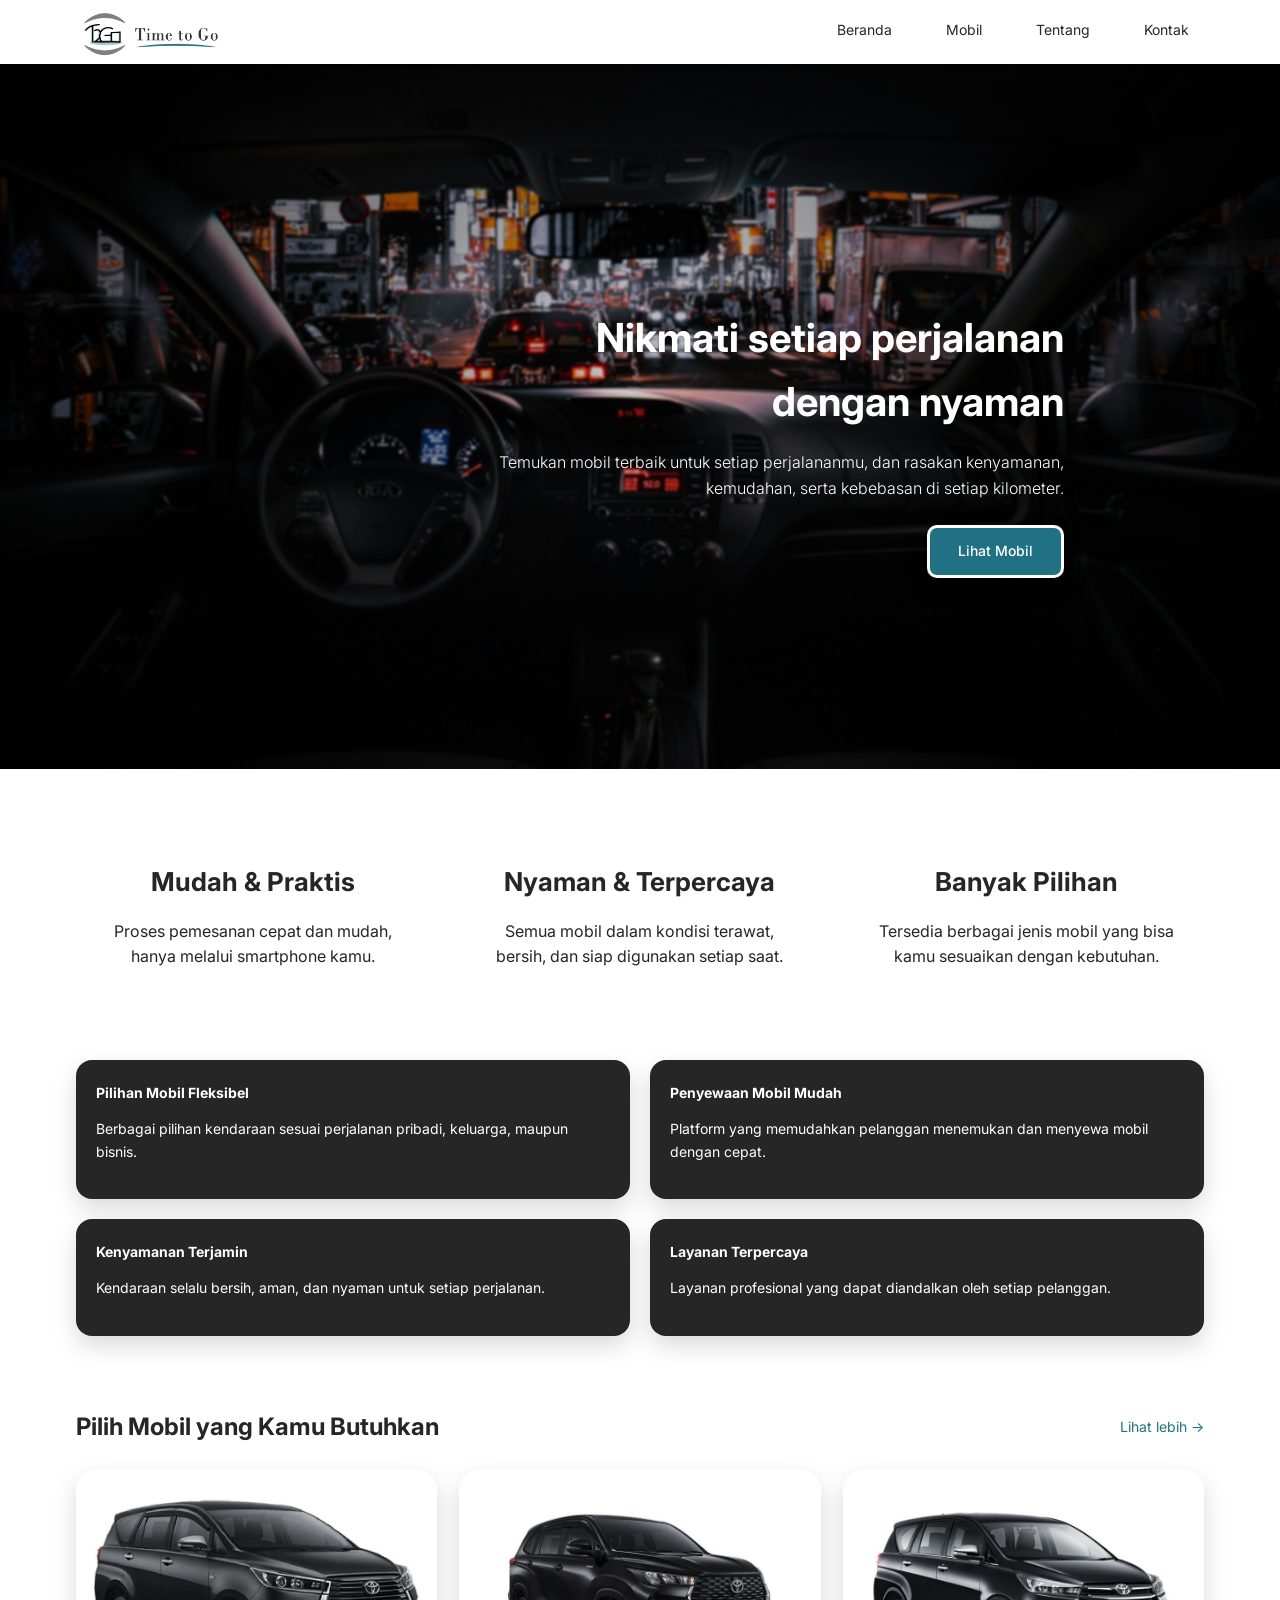
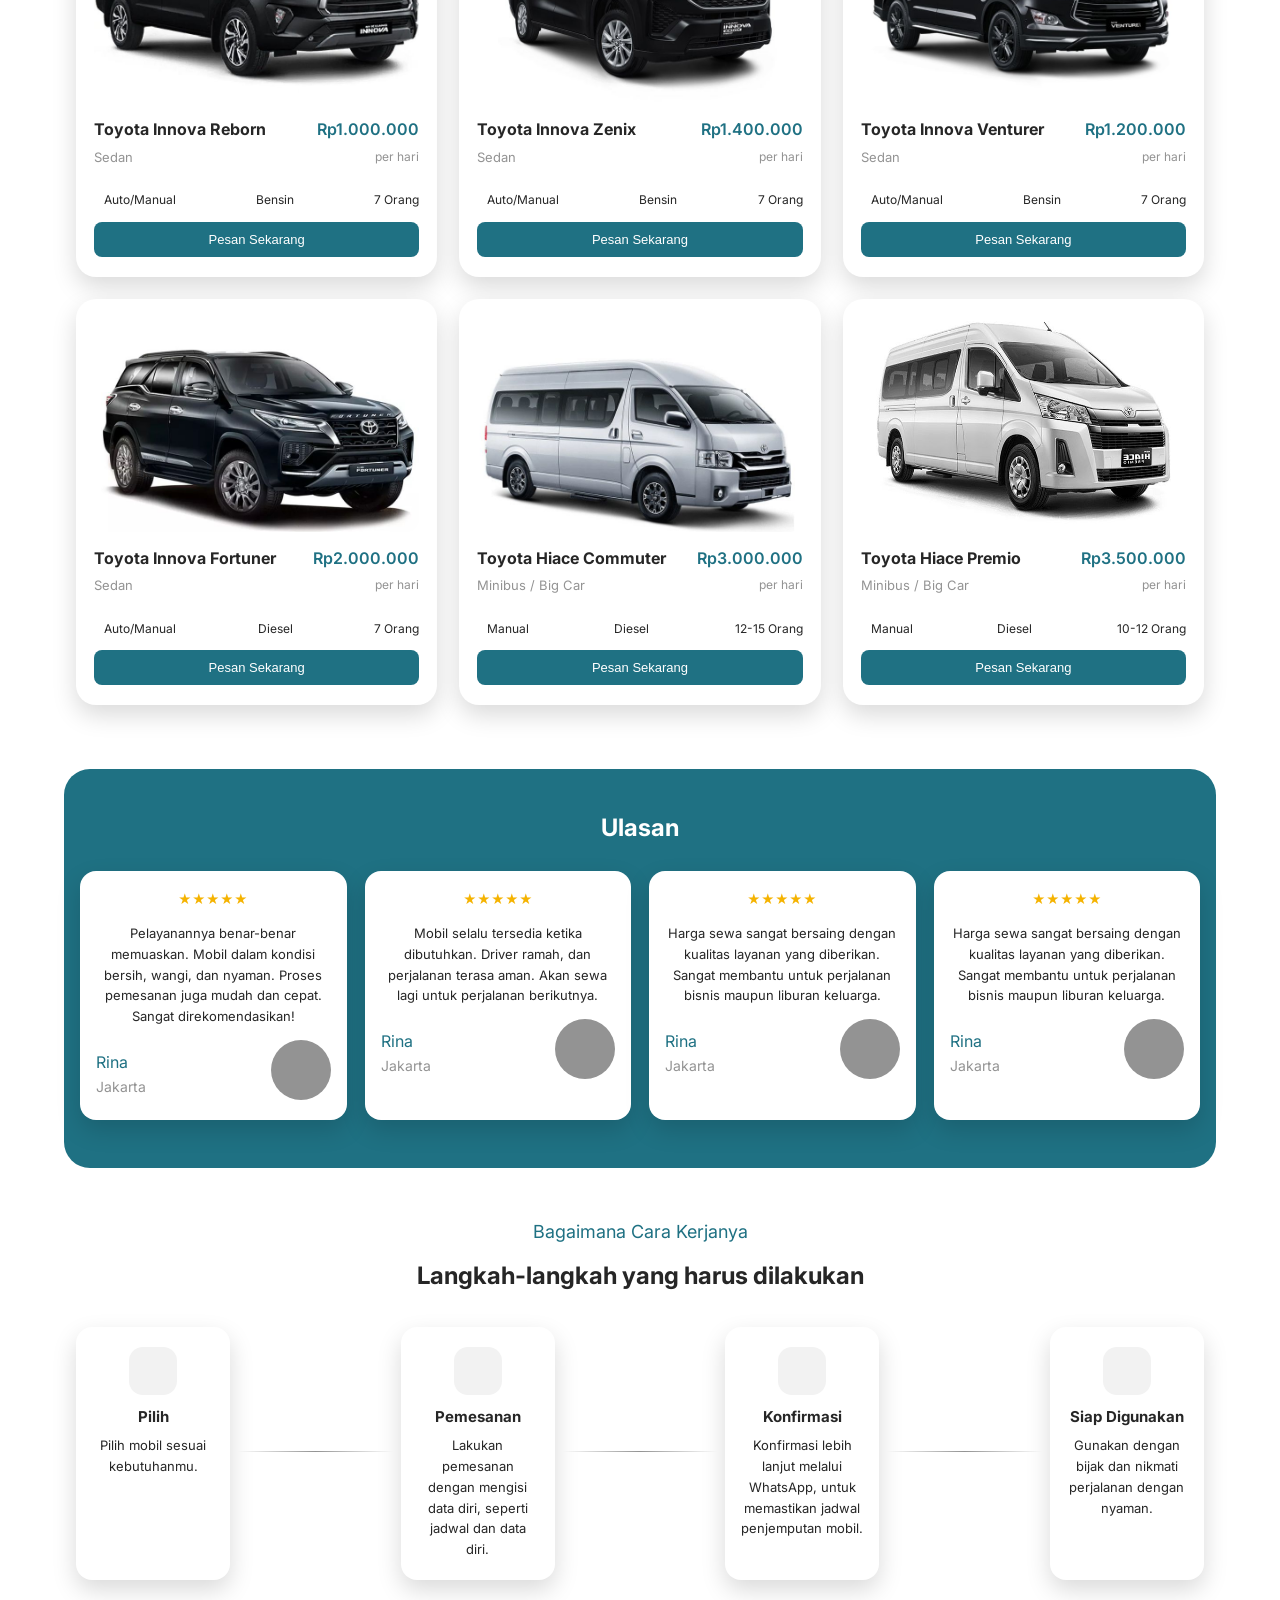
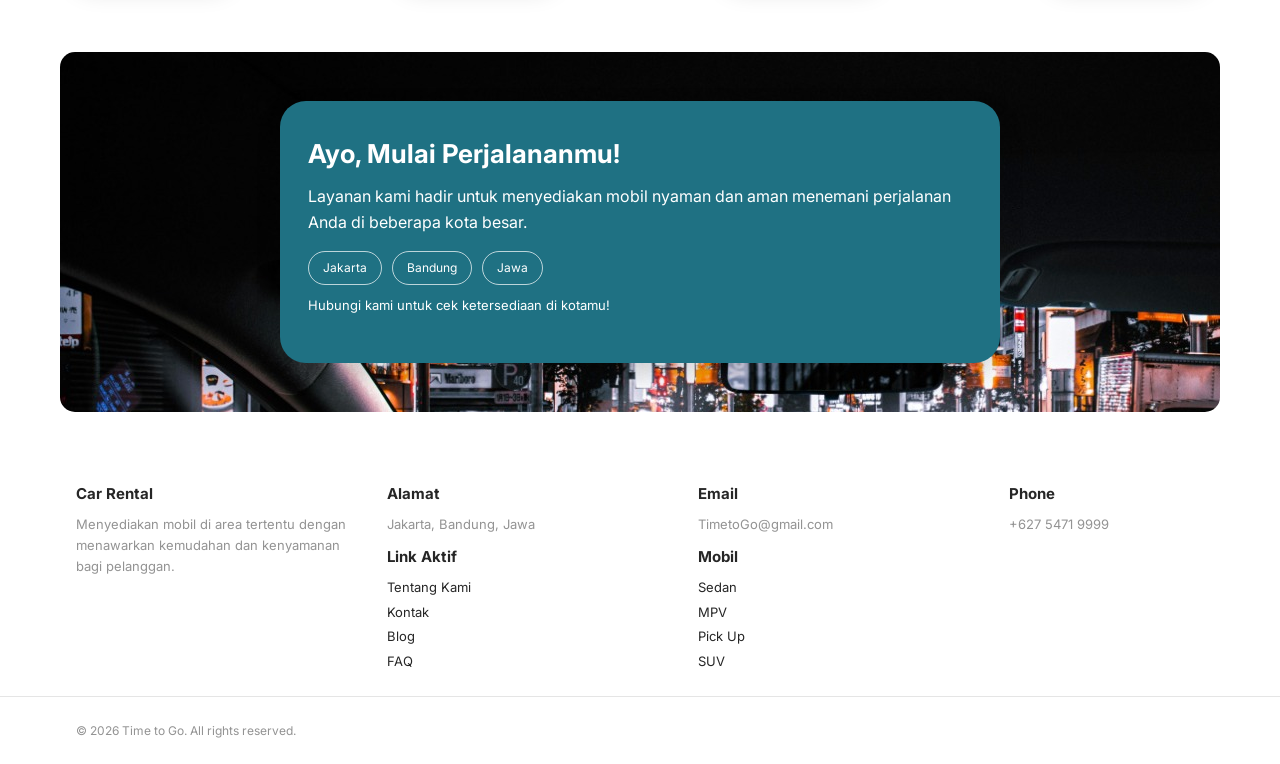
<file: index.html>
<!DOCTYPE html>
<html lang="id">
<head>
  <meta charset="UTF-8" />
  <meta name="viewport" content="width=device-width, initial-scale=1" />
  <title>Time to Go </title>

  <!-- untuk google font -->
  <link rel="preconnect" href="https://fonts.googleapis.com">
  <link rel="preconnect" href="https://fonts.gstatic.com" crossorigin>
  <link href="https://fonts.googleapis.com/css2?family=Inter:ital,opsz,wght@0,14..32,100..900;1,14..32,100..900&display=swap" rel="stylesheet">
 
  <!-- untuk icon -->
  <link rel='stylesheet' href='https://cdn-uicons.flaticon.com/3.0.0/uicons-regular-rounded/css/uicons-regular-rounded.css'>
  <link rel='stylesheet' href='https://cdn-uicons.flaticon.com/uicons-brands/css/uicons-brands.css'>

  <link rel="stylesheet" href="style/style.css" />
</head>

<body>
  <header class="site-header">
    <div class="container header-inner">
      <div class="logo">
        <img class="logo-text" src="assets/logo.png" alt="logo">
      </div>
      <nav class="main-nav">
        <a href="#">Beranda</a>
        <a href="#mobil">Mobil</a>
        <a href="/about-us.html">Tentang</a>
        <a href="/contact-us.html">Kontak</a>
      </nav>
      <button class="nav-toggle" aria-label="Menu">
        <span></span><span></span><span></span>
      </button>
    </div>
  </header>

  <section class="homee">s
    <div class="homee-bg"></div>
    <div class="homee-overlay"></div>
    <div class="container homee-content">
      <h1>Nikmati setiap perjalanan dengan nyaman</h1>
      <p>
        Temukan mobil terbaik untuk setiap perjalananmu, dan rasakan kenyamanan,
        kemudahan, serta kebebasan di setiap kilometer.
      </p>
      <a href="#mobil" class="btn-primary">Lihat Mobil</a>
    </div>
  </section>

  <section class="features container">
    <article class="feature-item">
      <div class="feature-icon">
        <i class="fi fi-rr-check-circle"></i>
      </div>
      <h3>Mudah &amp; Praktis</h3>
      <p>Proses pemesanan cepat dan mudah, hanya melalui smartphone kamu.</p>
    </article>
    <article class="feature-item">
      <div class="feature-icon">
        <i class="fi fi-rr-person-seat-reclined"></i>
      </div>
      <h3>Nyaman &amp; Terpercaya</h3>
      <p>Semua mobil dalam kondisi terawat, bersih, dan siap digunakan setiap saat.</p>
    </article>
    <article class="feature-item">
      <div class="feature-icon">
        <i class="fi fi-rr-car-alt"></i>
      </div>
      <h3>Banyak Pilihan</h3>
      <p>Tersedia berbagai jenis mobil yang bisa kamu sesuaikan dengan kebutuhan.</p>
    </article>
  </section>

  <section class="feature-cards container">
    <div class="feature-card">
      <h4>Pilihan Mobil Fleksibel</h4>
      <p>Berbagai pilihan kendaraan sesuai perjalanan pribadi, keluarga, maupun bisnis.</p>
    </div>
    <div class="feature-card">
      <h4>Penyewaan Mobil Mudah</h4>
      <p>Platform yang memudahkan pelanggan menemukan dan menyewa mobil dengan cepat.</p>
    </div>
    <div class="feature-card">
      <h4>Kenyamanan Terjamin</h4>
      <p>Kendaraan selalu bersih, aman, dan nyaman untuk setiap perjalanan.</p>
    </div>
    <div class="feature-card">
      <h4>Layanan Terpercaya</h4>
      <p>Layanan profesional yang dapat diandalkan oleh setiap pelanggan.</p>
    </div>
  </section>

  <section class="car-section container" id="mobil">
    <div class="section-header">
      <h2>Pilih Mobil yang Kamu Butuhkan</h2>
      <a href="/car-list.html" class="link-more">Lihat lebih &rarr;</a>
    </div>

    <div class="car-grid">
      <article class="car-card">
        <div class="car-image placeholder">
          <img src="assets/reborn.jpg" alt="">
        </div>
        <div class="type-price">
          <div class="type">
            <h3>Toyota Innova Reborn</h3>
            <p class="car-type">Sedan</p>
          </div>
          <div class="price">
            <p class="car-price">Rp1.000.000 <span><br>per hari</span></p>
          </div>
        </div>

        <div class="car-specs">
          <div class="car-details-spec">
            <i class="fi-rr-sliders-h-square"></i>
            <p>Auto/Manual</p>
          </div>
          <div class="car-details-spec">
            <i class="fi fi-rr-gas-pump"></i>
            <p>Bensin</p>
          </div>
          <div class="car-details-spec">
            <i class="fi fi-rr-seat-airline"></i>
            <p>7 Orang</p>
          </div>
        </div>
        <button class="btn-secondary">
          <a href="/booking-page.html">Pesan Sekarang</a>
        </button>
      </article>

      <article class="car-card">
        <div class="car-image placeholder">
          <img src="assets/zenix.jpg" alt="" style="height: 270px;width: 350px;">
        </div>
        <div class="type-price">
          <div class="type">
            <h3>Toyota Innova Zenix</h3>
            <p class="car-type">Sedan</p>
          </div>
          <div class="price">
            <p class="car-price">Rp1.400.000  <span><br>per hari</span></p>
          </div>
        </div>

        <div class="car-specs">
          <div class="car-details-spec">
            <i class="fi-rr-sliders-h-square"></i>
            <p>Auto/Manual</p>
          </div>
          <div class="car-details-spec">
            <i class="fi fi-rr-gas-pump"></i>
            <p>Bensin</p>
          </div>
          <div class="car-details-spec">
            <i class="fi fi-rr-seat-airline"></i>
            <p>7 Orang</p>
          </div>
        </div>
        <button class="btn-secondary">
          <a href="/booking-page.html">Pesan Sekarang</a>
        </button>
      </article>


      <article class="car-card">
        <div class="car-image placeholder">
          <img src="assets/venture.jpg" alt="">
        </div>
        <div class="type-price">
          <div class="type">
            <h3>Toyota Innova Venturer</h3>
            <p class="car-type">Sedan</p>
          </div>
          <div class="price">
            <p class="car-price">Rp1.200.000  <span><br>per hari</span></p>
          </div>
        </div>
        
        <div class="car-specs">
          <div class="car-details-spec">
            <i class="fi-rr-sliders-h-square"></i>
            <p>Auto/Manual</p>
          </div>
          <div class="car-details-spec">
            <i class="fi fi-rr-gas-pump"></i>
            <p>Bensin</p>
          </div>
          <div class="car-details-spec">
            <i class="fi fi-rr-seat-airline"></i>
            <p>7 Orang</p>
          </div>
        </div>
        <button class="btn-secondary">
          <a href="/booking-page.html">Pesan Sekarang</a>
        </button>
      </article>


      <article class="car-card">
        <div class="car-image placeholder">
          <img src="./assets/car-fortuner.jpeg" alt="">
        </div>
          <div class="type-price">
          <div class="type">
            <h3>Toyota Innova Fortuner</h3>
            <p class="car-type">Sedan</p>
          </div>
          <div class="price">
            <p class="car-price">Rp2.000.000  <span><br>per hari</span></p>
          </div>
        </div>
      
      <div class="car-specs">
          <div class="car-details-spec">
            <i class="fi-rr-sliders-h-square"></i>
            <p>Auto/Manual</p>
          </div>
          <div class="car-details-spec">
            <i class="fi fi-rr-gas-pump"></i>
            <p>Diesel</p>
          </div>
          <div class="car-details-spec">
            <i class="fi fi-rr-seat-airline"></i>
            <p>7 Orang</p>
          </div>
        </div>
        <button class="btn-secondary">
          <a href="/booking-page.html">Pesan Sekarang</a>
        </button>
      </article>


      <article class="car-card">
        <div class="car-image placeholder">
          <img src="assets/haice.jpg" alt="" class="miror">
        </div>
        <div class="type-price">
          <div class="type">
            <h3>Toyota Hiace Commuter</h3>
            <p class="car-type">Minibus / Big Car</p>
          </div>
          <div class="price">
            <p class="car-price">Rp3.000.000  <span><br>per hari</span></p>
          </div>
        </div>
        <div class="car-specs">
          <div class="car-details-spec">
            <i class="fi-rr-sliders-h-square"></i>
            <p>Manual</p>
          </div>
          <div class="car-details-spec">
            <i class="fi fi-rr-gas-pump"></i>
            <p>Diesel</p>
          </div>
          <div class="car-details-spec">
            <i class="fi fi-rr-seat-airline"></i>
            <p>12-15 Orang</p>
          </div>
        </div>
        <button class="btn-secondary">
          <a href="/booking-page.html">Pesan Sekarang</a>
        </button>
      </article>

      <article class="car-card">
        <div class="car-image placeholder">
          <img src="assets/premto.jpg" alt="" class="car-6">
        </div>
        <div class="type-price">
          <div class="type">
            <h3>Toyota Hiace Premio</h3>
            <p class="car-type">Minibus / Big Car</p>
          </div>
          <div class="price">
            <p class="car-price">Rp3.500.000  <span><br>per hari</span></p>
          </div>
        </div>
        <div class="car-specs">
          <div class="car-details-spec">
            <i class="fi-rr-sliders-h-square"></i>
            <p>Manual</p>
          </div>
          <div class="car-details-spec">
            <i class="fi fi-rr-gas-pump"></i>
            <p>Diesel</p>
          </div>
          <div class="car-details-spec">
            <i class="fi fi-rr-seat-airline"></i>
            <p>10-12 Orang</p>
          </div>
        </div>
        <button class="btn-secondary">
          <a href="/booking-page.html">Pesan Sekarang</a>
        </button>
      </article>
    </div>
  </section>

  <section class="testimonials container">
    <div class="container">
      <h2>Ulasan</h2>
      <div class="testimonial-row">
        <article class="testimonial-card">
          <div class="rating">★★★★★</div>
          <p class="testimonial-text">
            Pelayanannya benar-benar memuaskan. Mobil dalam kondisi bersih, wangi,
            dan nyaman. Proses pemesanan juga mudah dan cepat. Sangat direkomendasikan!
          </p>
          <div class="testimonial-author">
            <div>
              <span class="author-name">Rina</span>
              <span class="author-city">Jakarta</span>
            </div>
            <div class="profile-author">
              <div class="feature-icon author-icon">
                <i class="fi fi-rr-user"></i>
              </div>
            </div>
          </div>
        </article>

        <article class="testimonial-card">
          <div class="rating">★★★★★</div>
          <p class="testimonial-text">
            Mobil selalu tersedia ketika dibutuhkan. Driver ramah, dan perjalanan
            terasa aman. Akan sewa lagi untuk perjalanan berikutnya.
          </p>
          <div class="testimonial-author">
            <div>
              <span class="author-name">Rina</span>
              <span class="author-city">Jakarta</span>
            </div>
            <div class="profile-author">
              <div class="feature-icon author-icon">
                <i class="fi fi-rr-user"></i>
              </div>
            </div>
          </div>
        </article>

        <article class="testimonial-card">
          <div class="rating">★★★★★</div>
          <p class="testimonial-text">
            Harga sewa sangat bersaing dengan kualitas layanan yang diberikan.
            Sangat membantu untuk perjalanan bisnis maupun liburan keluarga.
          </p>
          <div class="testimonial-author">
            <div>
              <span class="author-name">Rina</span>
              <span class="author-city">Jakarta</span>
            </div>
            <div class="profile-author">
              <div class="feature-icon author-icon">
                <i class="fi fi-rr-user"></i>
              </div>
            </div>
          </div>
        </article>

        <article class="testimonial-card">
          <div class="rating">★★★★★</div>
          <p class="testimonial-text">
            Harga sewa sangat bersaing dengan kualitas layanan yang diberikan.
            Sangat membantu untuk perjalanan bisnis maupun liburan keluarga.
          </p>
          <div class="testimonial-author">
            <div>
              <span class="author-name">Rina</span>
              <span class="author-city">Jakarta</span>
            </div>
            <div class="profile-author">
              <div class="feature-icon author-icon">
                <i class="fi fi-rr-user"></i>
              </div>
            </div>
          </div>
        </article>
      </div>
    </div>
  </section>

  <section class="steps container" id="tentang">
    <p class="steps-subtitle">Bagaimana Cara Kerjanya</p>
    <h2>Langkah-langkah yang harus dilakukan</h2>

    <div class="steps-grid">
      <article class="step">
        <div class="step-icon">
          <i class="fi-rr-cursor-finger-click"></i>
        </div>
        <h3>Pilih</h3>
        <p>Pilih mobil sesuai kebutuhanmu.</p>
      </article>

      <div class="step-line"></div>

      <article class="step">
        <div class="step-icon">
          <i class="fi-rr-edit"></i>
        </div>
        <h3>Pemesanan</h3>
        <p>Lakukan pemesanan dengan mengisi data diri, seperti jadwal dan data diri.</p>
      </article>

      <div class="step-line"></div>
      
      <article class="step">
        <div class="step-icon">
          <i class="fi-rr-phone-call"></i>
        </div>
        <h3>Konfirmasi</h3>
        <p>Konfirmasi lebih lanjut melalui WhatsApp, untuk memastikan jadwal penjemputan mobil.</p>
      </article>

      <div class="step-line"></div>

      <article class="step">
        <div class="step-icon">
          <i class="fi-rr-car-alt"></i>
        </div>
        <h3>Siap Digunakan</h3>
        <p>Gunakan dengan bijak dan nikmati perjalanan dengan nyaman.</p>
      </article>
    </div>
  </section>

  <section class="banner container">
    <div class="banner-bg"></div>
    <div class="banner-overlay"></div>
    <div class="banner-inner">
      <h2>Ayo, Mulai Perjalananmu!</h2>
      <p>
        Layanan kami hadir untuk menyediakan mobil nyaman dan aman menemani perjalanan
        Anda di beberapa kota besar.
      </p>
      <div class="banner-tags">
        <span class="tag">Jakarta</span>
        <span class="tag">Bandung</span>
        <span class="tag">Jawa</span>
      </div>
      <p class="banner-note">Hubungi kami untuk cek ketersediaan di kotamu!</p>
    </div>
  </section>

  <footer class="site-footer" id="kontak">
    <div class="container footer-grid">
      <div class="footer-col">
        <h4>Car Rental</h4>
        <p>
          Menyediakan mobil di area tertentu dengan menawarkan kemudahan dan
          kenyamanan bagi pelanggan.
        </p>
        <div class="footer-social">
          <span><i class="fi-brands-instagram"></i></span>
          <span><i class="fi-brands-facebook"></i></span>
          <span><i class="fi-brands-whatsapp"></i></span>
          <span><i class="fi-brands-twitter"></i></span>
        </div>
      </div>

      <div class="footer-col">
        <h4>Alamat</h4>
        <p>Jakarta, Bandung, Jawa</p>

        <h4>Link Aktif</h4>
        <ul>
          <li><a href="#tentang">Tentang Kami</a></li>
          <li><a href="#kontak">Kontak</a></li>
          <li><a href="#">Blog</a></li>
          <li><a href="#">FAQ</a></li>
        </ul>
      </div>

      <div class="footer-col">
        <h4>Email</h4>
        <p>TimetoGo@gmail.com</p>

        <h4>Mobil</h4>
        <ul>
          <li><a href="#mobil">Sedan</a></li>
          <li><a href="#mobil">MPV</a></li>
          <li><a href="#mobil">Pick Up</a></li>
          <li><a href="#mobil">SUV</a></li>
        </ul>
      </div>

      <div class="footer-col">
        <h4>Phone</h4>
        <p>+627 5471 9999</p>
      </div>
    </div>

    <div class="footer-bottom">
      <div class="container">
        <p>&copy; 2026 Time to Go. All rights reserved.</p>
      </div>
    </div>
  </footer>

  <script>
    const navToggle = document.querySelector('.nav-toggle');
    const nav = document.querySelector('.main-nav');

    navToggle.addEventListener('click', () => {
      nav.classList.toggle('is-open');
      navToggle.classList.toggle('is-open');
    });
  </script>
</body>
</html>
</file>
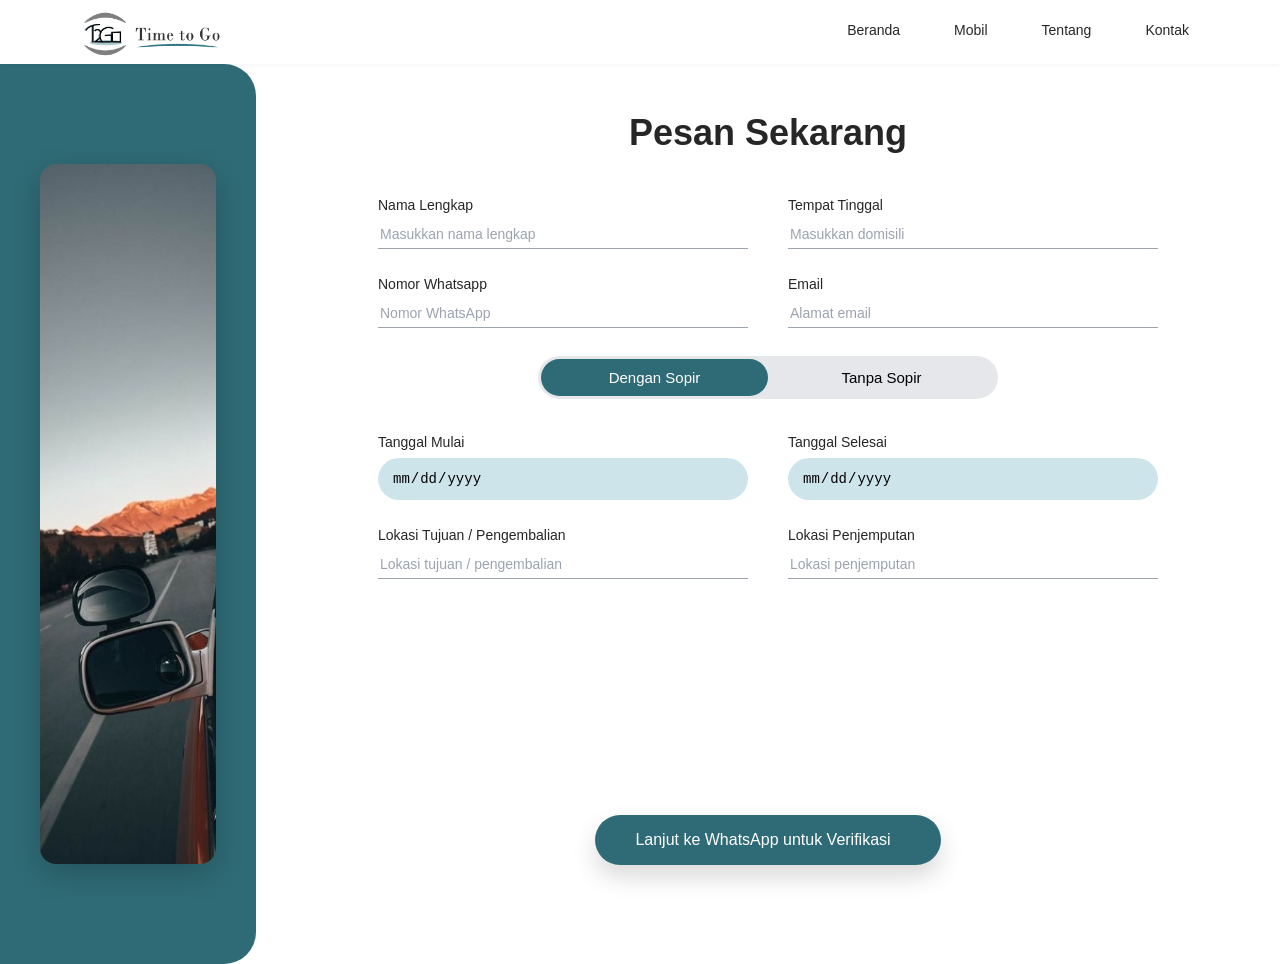
<file: booking-page.html>
<!DOCTYPE html>
<html lang="id">
<head>
  <meta charset="UTF-8" />
  <meta name="viewport" content="width=device-width, initial-scale=1.0" />
  <link rel='stylesheet' href='https://cdn-uicons.flaticon.com/3.0.0/uicons-regular-rounded/css/uicons-regular-rounded.css'>
  <link rel='stylesheet' href='https://cdn-uicons.flaticon.com/uicons-brands/css/uicons-brands.css'>

  <title>Pesan Sekarang</title>
  <link rel="stylesheet" href="style/booking.css" />
  <link rel="stylesheet" href="style/navbar-footer.css" />

</head>
<body>
  <header class="site-header">
    <div class="container header-inner">
        <div class="logo">
            <img class="logo-text" src="assets/logo.png" alt="logo">
        </div>
        <nav class="main-nav">
            <a href="/index.html">Beranda</a>
            <a href="/index.html#mobil">Mobil</a>
            <a href="/about-us.html">Tentang</a>
            <a href="/contact-us.html">Kontak</a>
        </nav>
        <button class="nav-toggle" aria-label="Menu">
            <span></span><span></span><span></span>
        </button>
    </div>
  </header>
  <div class="page">
    <aside class="side-panel">
      <div class="image-panel">
        <img src="/assets/booking-panel.jpeg" alt="">
      </div>
    </aside>

    <main class="content">
      <h1>Pesan Sekarang</h1>

      <form class="order-form">
        <div class="grid-2">
          <div class="field">
            <label>Nama Lengkap</label>
            <input type="text" placeholder="Masukkan nama lengkap" />
          </div>
          <div class="field">
            <label>Tempat Tinggal</label>
            <input type="text" placeholder="Masukkan domisili" />
          </div>
          <div class="field">
            <label>Nomor Whatsapp</label>
            <input type="tel" placeholder="Nomor WhatsApp" />
          </div>
          <div class="field">
            <label>Email</label>
            <input type="email" placeholder="Alamat email" />
          </div>
        </div>

        <div class="driver-toggle" id="driverToggle">
          <button type="button" data-mode="driver" class="active">
            Dengan Sopir
          </button>
          <button type="button" data-mode="no-driver">
            Tanpa Sopir
          </button>
        </div>

        <div class="grid-2">
          <div class="field">
            <label>Tanggal Mulai</label>
            <div class="input-with-icon">
              <input type="date" />
              <span class="calendar-icon">
                <i class="fi-rr-calendar"></i>
              </span>
            </div>
          </div>
          <div class="field">
            <label>Tanggal Selesai</label>
            <div class="input-with-icon">
              <input type="date" />
              <span class="calendar-icon">
                <i class="fi-rr-calendar"></i>
              </span>
            </div>
          </div>
          <div class="field">
            <label>Lokasi Tujuan / Pengembalian</label>
            <input type="text" placeholder="Lokasi tujuan / pengembalian" />
          </div>

          <div class="field">
            <label>Lokasi Penjemputan</label>
            <input type="text" placeholder="Lokasi penjemputan" id="pickupInput" />
          </div>
          
        </div>

        <div class="submmit-wa">
          <button type="submit" class="wa-button">
            Lanjut ke WhatsApp untuk Verifikasi
            <span class="wa-icon">
              <i class="fi-brands-whatsapp"></i>
            </span>
          </button>
        </div>
      </form>
    </main>
  </div>
  <script>
    // toggle
    const toggle = document.getElementById('driverToggle');
    const buttons = toggle.querySelectorAll('button');
    const pickupInput = document.getElementById('pickupInput');

    buttons.forEach(btn => {
      btn.addEventListener('click', () => {
        buttons.forEach(b => b.classList.remove('active'));
        btn.classList.add('active');

        const mode = btn.dataset.mode;
        if (mode === 'driver') {
          pickupInput.placeholder = 'Lokasi penjemputan (dengan sopir)';
        } else {
          pickupInput.placeholder = 'Lokasi pengambilan mobil (lepas kunci)';
        }
      });
    });
  </script>
</body>
</html>
</file>
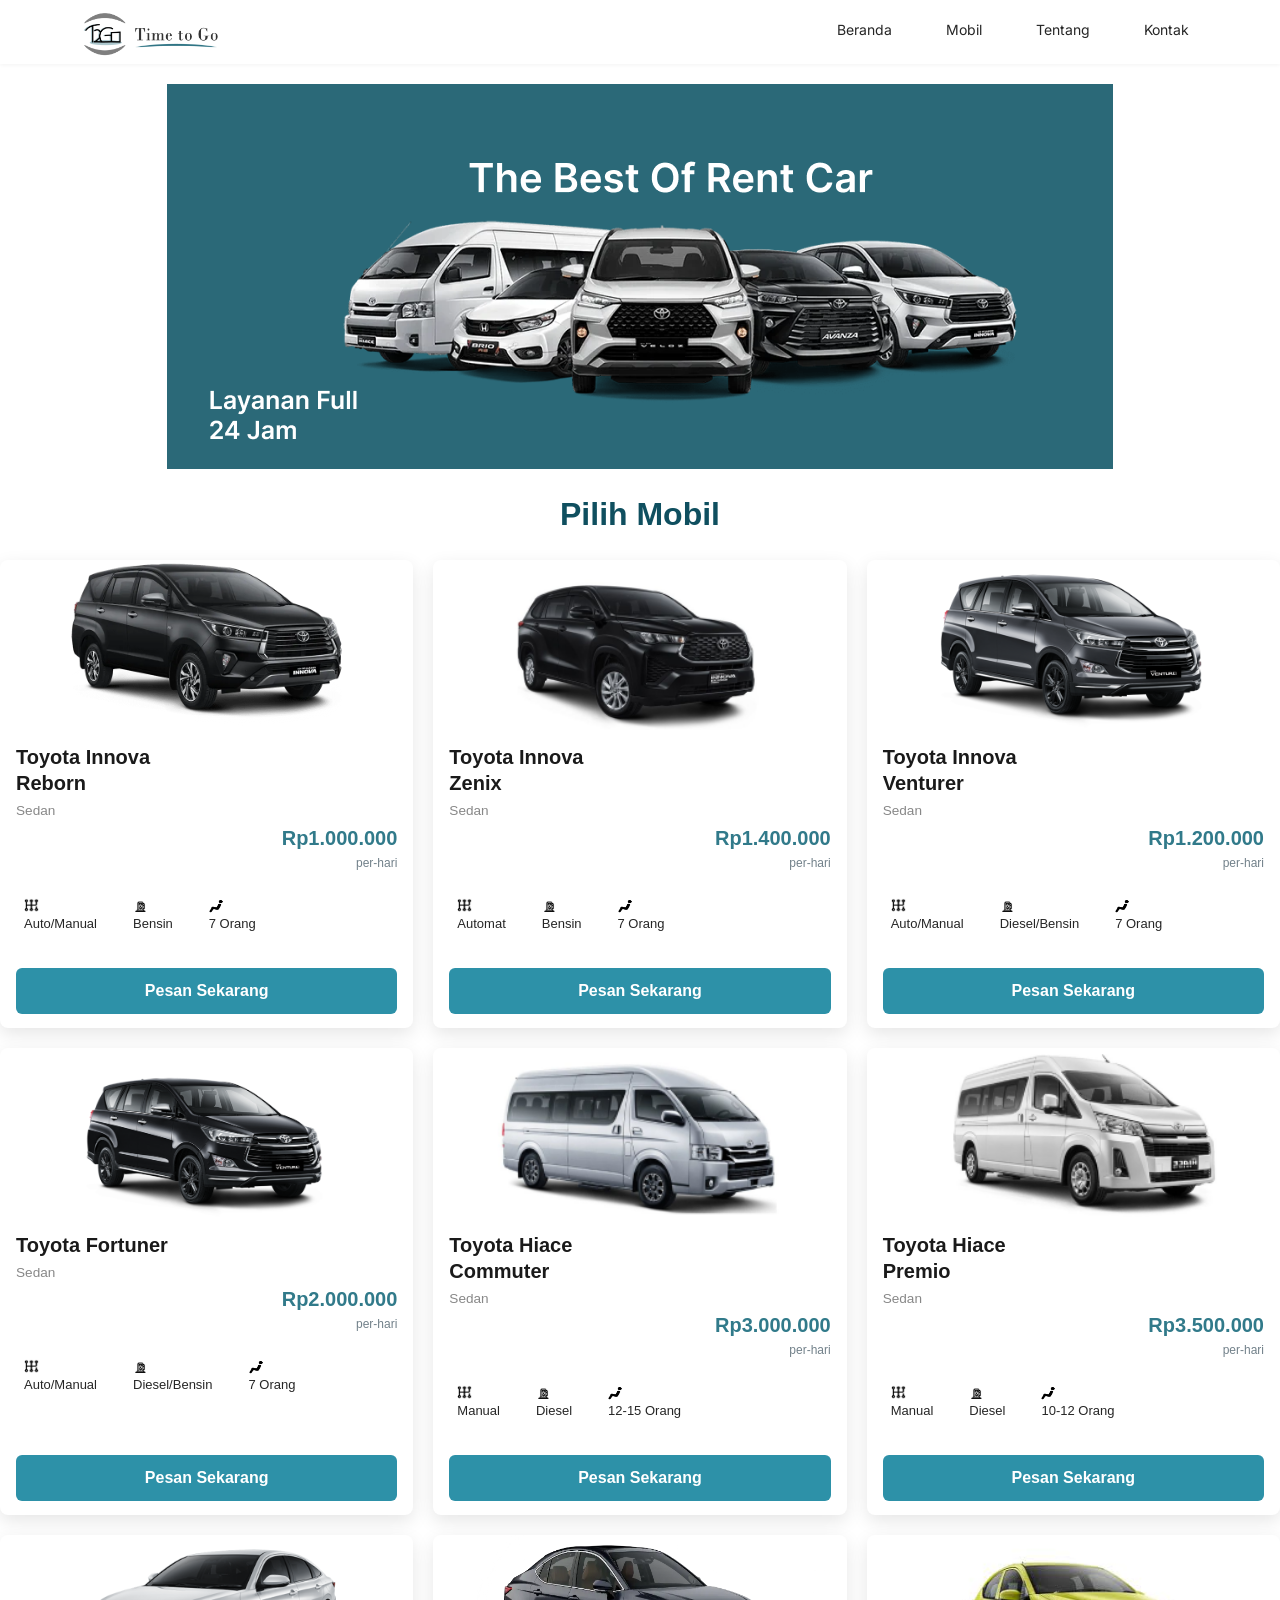
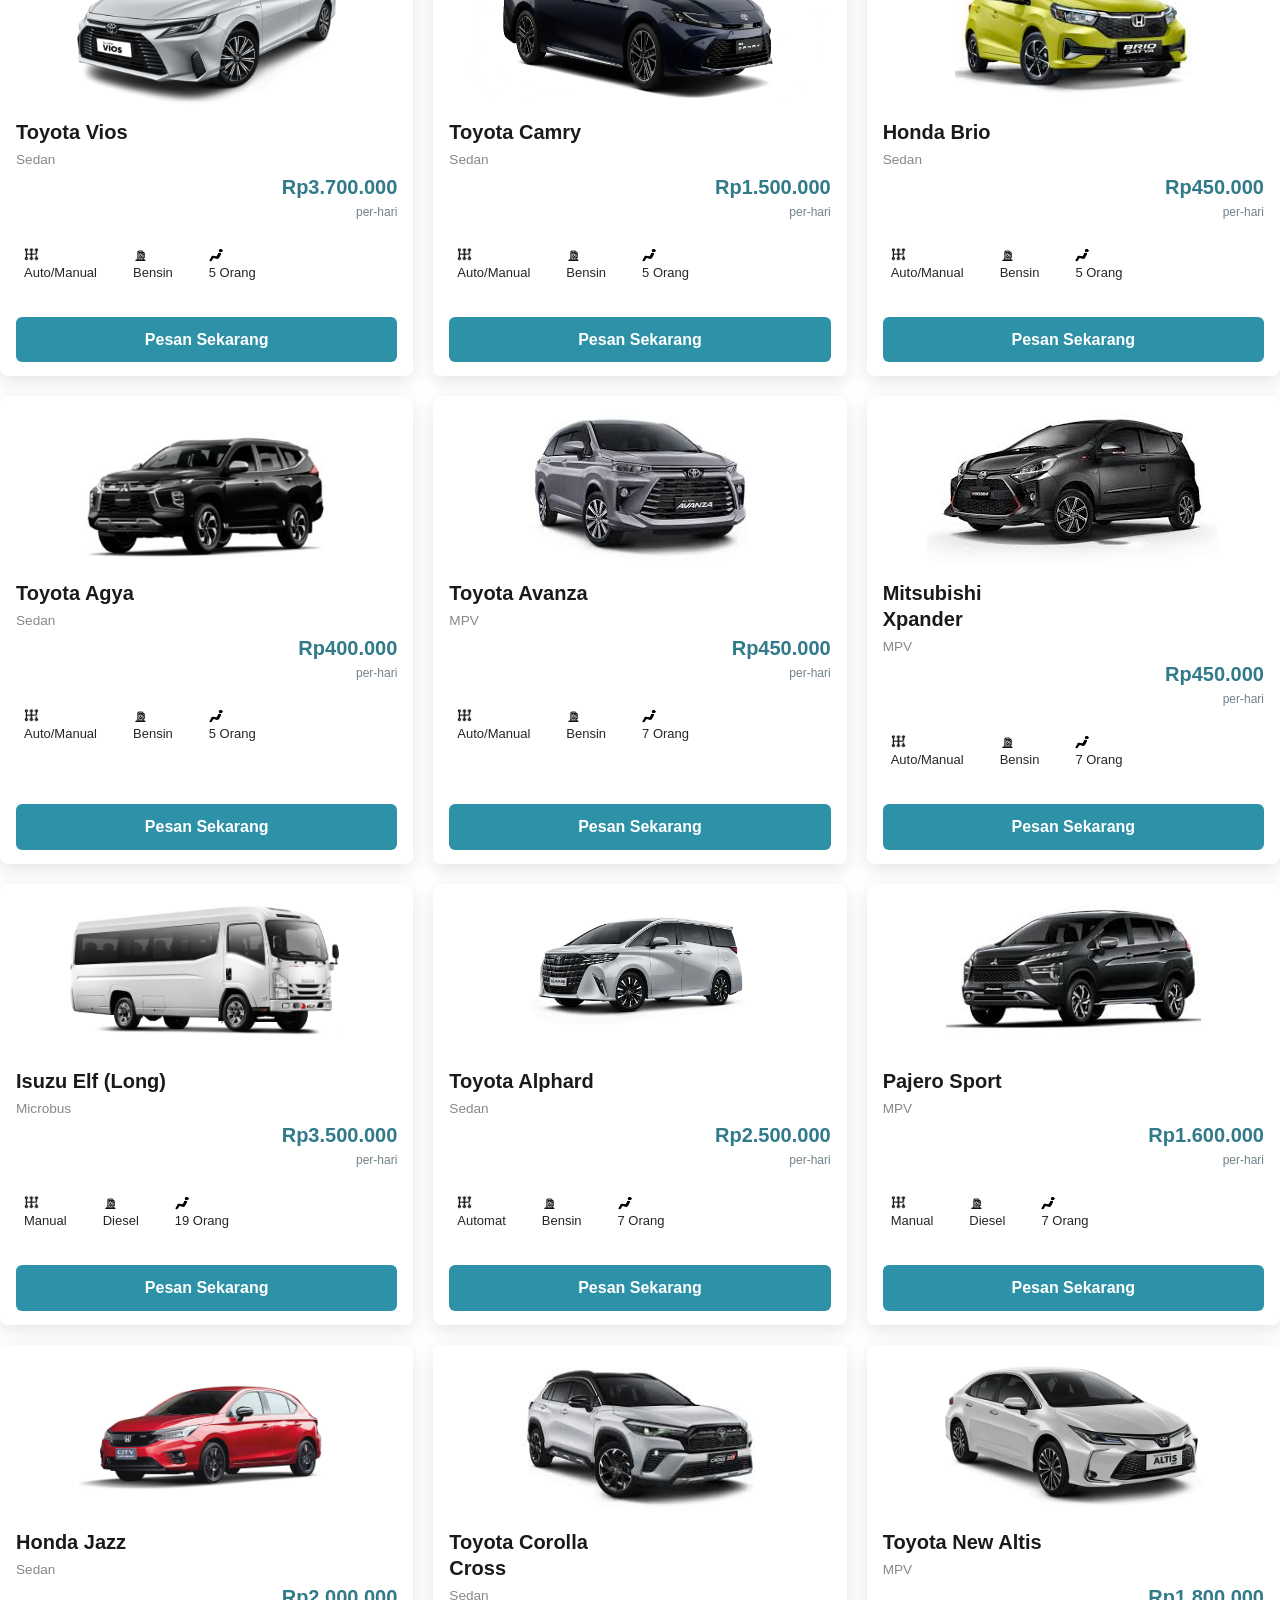
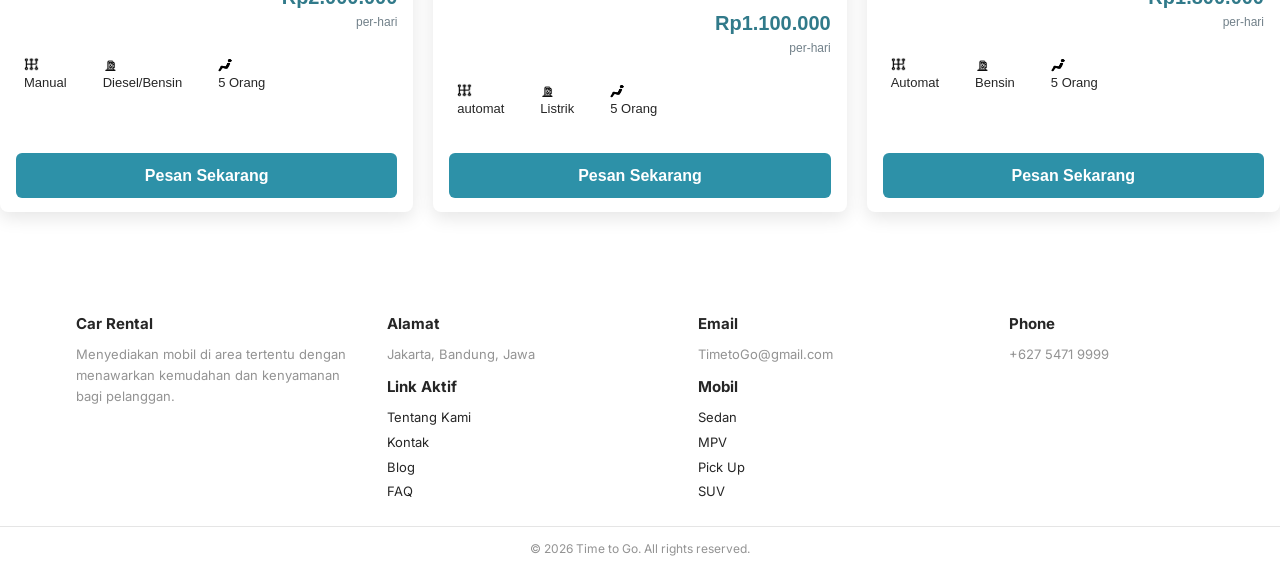
<file: car-list.html>
<!DOCTYPE html>
<html lang="en">
<head>
    <meta charset="UTF-8">
    <meta name="viewport" content="width=device-width, initial-scale=1.0">
    <title>TugasUTS</title>
    <link rel="preconnect" href="https://fonts.googleapis.com">
    <link rel="preconnect" href="https://fonts.gstatic.com" crossorigin>
    <link href="https://fonts.googleapis.com/css2?family=Inter:ital,opsz,wght@0,14..32,100..900;1,14..32,100..900&display=swap" rel="stylesheet">
    
    <!-- untuk icon -->
    <link rel='stylesheet' href='https://cdn-uicons.flaticon.com/3.0.0/uicons-regular-rounded/css/uicons-regular-rounded.css'>
    <link rel='stylesheet' href='https://cdn-uicons.flaticon.com/uicons-brands/css/uicons-brands.css'>

    <link rel="stylesheet" href="/style/navbar-footer.css">
    <style>
*{
    box-sizing: border-box; 
    margin:0; 
    padding:0;
 }
        
     
.navbar {
    background:#ffffff; 
    border-bottom:1px solid #ddd; 
    padding:16px 24px; 
    display:flex; 
    align-items:center; 
    justify-content:space-between; 
    gap:16px; 
    flex-wrap:wrap;
}

.spanduk {
    width:100%; 
    max-width:1280px; 
    margin:20px auto; 
    display:flex; 
    justify-content:center;
}

.select{
    width:100%; 
    max-width:1280px; 
    margin:20px auto;  
    align-items:center; 

    gap:24px;
}

.select h1{
    font-size:32px; 
    font-family: "Open Sans", Arial, sans-serif;
    color:#0f4f5f;
    text-align: center
}
        
.car-grid{
    width:100%;
    max-width:1280px; 
    margin:0 auto 30px auto; 
    display:grid; 
    grid-template-columns: 1fr 1fr 1fr; 
    gap:20px;
    align-items: stretch;
}

.car {
    background:#fff; 
    border-radius:8px; 
    overflow:hidden; 
    box-shadow:0 6px 18px rgba(0,0,0,.1); 
    display:flex; 
    flex-direction:column;
    height: 100%;
}

.car-image{
    height: 170px;
    width: 100%;
    overflow: hidden;
    display: flex;
    justify-content: center;
    
}
        
.car-body{
    padding:14px 16px; 
    flex:1 1 auto; 
    display:flex; 
    flex-direction:column; 
    justify-content:space-between;
}
        

.car-title{
    font-size: 1.25rem;
    font-weight: 700;
    color: #1a1a1a;
    margin: 0 0 4px 0;
    line-height: 1.3;
    max-width: 160px;
    font-family: "Open Sans", Arial, sans-serif;
}
        
.car-sub{
    font-size: 0.85rem;
    color: #888888;
    font-family: "Open Sans", Arial, sans-serif;
}
        
.car-price-group {
  text-align: right;
}

.price{
    font-size: 1.25rem;
  font-weight: 700;
  color: #317a8a; 
  display: block;
  font-family: "Open Sans", Arial, sans-serif;
}
        
.per-day{
    font-size:12px; 
    color:#72818a;
    font-family: "Open Sans", Arial, sans-serif;
}
        
.specs{
    display:flex; 
    gap: 20px;
    flex-wrap:wrap;  
    margin:20px 0;
    font-family: "Open Sans", Arial, sans-serif;
}
       
.spec{
    align-items:center; 
    gap:6px; 
    font-size:13px; 
    padding:5px 8px;
    font-family: "Open Sans", Arial, sans-serif;
}

.spec img {
    width: 16px;
    height: 16px;
}
.btn{
    display:inline-block; 
    text-decoration:none; 
    background:#2d91a8; 
    color:#fff; 
    text-align:center; 
    font-weight:700; 
    border-radius:6px; 
    padding:10px 12px; 
    margin-top:8px;
    font-family: "Open Sans", Arial, sans-serif;
}


.footer {
  font-family: "Open Sans", Arial, sans-serif;
  background-color: #ffffff;
  padding: 60px 20px;
  color: #333333;
}

.footer-container {
  max-width: 1200px;
  margin: 0 auto;
  display: flex;
  gap: 60px; 
}


.footer-brand {
  flex: 0 0 300px; 
  display: flex;
  flex-direction: column;
}

.brand-logo img {
  display: grid;
  align-items: center; 
  height: 150px;
  padding-right: 100px;
}

.brand-name {
  font-size: 1.2rem;
  font-weight: 700;
  color: #111827;
}

.brand-description {
  font-size: 0.95rem;
  line-height: 1.6;
  color: #111827;
  font-weight: 600; 
  margin: 0 0 30px 0;
}

.social-icons {
  display: flex;
  gap: 18px;
  height : 24px;
  width: 120px;
}


.footer-info {
  flex: 1; 
  display: flex;
  flex-direction: column;
}


.contact-row {
  display: flex;
  margin-bottom: 40px; 
  padding-bottom: 30px; 
}

.contact-item {
  display: flex;
  align-items: center;
  gap: 10px;
  flex: 1;
  min-width: 120px;
}


.contact-text {
  display: flex;
  flex-direction: column;
  gap: 2px;
}

.contact-label {
  font-size: 0.85rem;
  color: #6B7280;
}

.contact-value {
  font-size: 0.95rem;
  font-weight: 700;
  color: #111827;
}


.row {
  display: flex;
  gap: 140px; 
  padding-left: 60px; 
}

.column h4 {
  font-size: 1.1rem;
  font-weight: 700;
  color: #111827;
  margin: 0 0 20px 0;
}

.column ul {
  list-style: none;
  padding: 0;
  margin: 0;
  display: flex;
  flex-direction: column;
  gap: 12px;
}

.column p {
  text-decoration: none;
  color: #4B5563;
  font-size: 0.95rem;
  font-weight: 500;
  transition: color 0.2s ease;
}

@media (max-width: 720px) {
  .header-inner {
    height: 56px;
  }

  .car-grid{
    grid-template-columns: 1fr; 
}
}


</style>
</head>
<body>
    <header class="site-header">
        <div class="container header-inner">
            <div class="logo">
                <img class="logo-text" src="assets/logo.png" alt="logo">
            </div>
            <nav class="main-nav">
                <a href="/index.html">Beranda</a>
                <a href="/index.html#mobil">Mobil</a>
                <a href="/about-us.html">Tentang</a>
                <a href="/contact-us.html">Kontak</a>
            </nav>
            <button class="nav-toggle" aria-label="Menu">
                <span></span><span></span><span></span>
            </button>
        </div>
    </header>

    <div class="spanduk">
        <img src="./assets/car-list/Spanduk.png" alt="Spanduk">
    </div>
    <div class="select">
        <h1>Pilih Mobil</h1>
    </div>

    <div class="car-grid">


    <div class="car">
        <div class="car-image">
        <img src="./assets/car-list/Innova reborn.webp" alt="Toyota Innova Reborn">
        </div>
        <div class="car-body">
            <div>
            <div class="car-title-group">
                <h3 class="car-title">Toyota Innova Reborn</h3>
                <div class="car-sub">Sedan</div>
            </div>
            <div class="car-price-group">
                <div class="price">Rp1.000.000</div>    
                <div class="per-day">per-hari</div>
            </div>
                <div class="specs">
                    <div class="spec"><img src="./assets/car-list/type.png" alt="Auto/Manual"> Auto/Manual</div>
                    <div class="spec"><img src="./assets/car-list/fuel.png" alt="Bensin"> Bensin</div>
                    <div class="spec"><img src="./assets/car-list/seats.png" alt="7 Orang"> 7 Orang</div>
                </div>
            </div>
            <a href="/booking-page.html" class="btn">Pesan Sekarang</a>
        </div>

    </div>


    <div class="car">
        <div class="car-image">
        <img src="./assets/car-list/Toyota Innova zenix.png" alt="Toyota Innova Zenix">
        </div>
        <div class="car-body">
            <div>
            <div class="car-title-group">
                <h3 class="car-title">Toyota Innova Zenix</h3>
                <div class="car-sub">Sedan</div>
            </div>

            <div class="car-price-group">
                <div class="price">Rp1.400.000</div>
                <div class="per-day">per-hari</div>
            </div>

                <div class="specs">
                    <div class="spec"><img src="./assets/car-list/type.png" alt="Auto/Manual"> Automat</div>
                    <div class="spec"><img src="./assets/car-list/fuel.png" alt="Bensin"> Bensin</div>
                    <div class="spec"><img src="./assets/car-list/seats.png" alt="7 Orang"> 7 Orang</div>
                </div>
            </div>
            <a href="/booking-page.html" class="btn">Pesan Sekarang</a>
        </div>
    </div>


    <div class="car">
        <div class="car-image">
            <img src="./assets/car-list/Toyota New Venturer.png" alt="Toyota Innova Venturer">
        </div>
        <div class="car-body">
            <div>
            <div class="car-title-group">
                <h3 class="car-title">Toyota Innova Venturer</h3>
                <div class="car-sub">Sedan</div>
            </div>

            <div class="car-price-group">
                <div class="price">Rp1.200.000</div>
                <div class="per-day">per-hari</div>
            </div>

                <div class="specs">
                    <div class="spec"><img src="./assets/car-list/type.png" alt="Auto/Manual"> Auto/Manual</div>
                    <div class="spec"><img src="./assets/car-list/fuel.png" alt="Bensin"> Diesel/Bensin</div>
                    <div class="spec"><img src="./assets/car-list/seats.png" alt="7 Orang"> 7 Orang</div>
                </div>
            </div>
            <a href="/booking-page.html" class="btn">Pesan Sekarang</a>
        </div>
    </div>


    <div class="car">
        <div class="car-image">
            <img src="./assets/car-list/Toyota Fortuner.png" alt="Toyota Fortuner">
        </div>
        <div class="car-body">
            <div>
            <div class="car-title-group">
                <h3 class="car-title">Toyota Fortuner</h3>
                <div class="car-sub">Sedan</div>
            </div>

            <div class="car-price-group">
                <div class="price">Rp2.000.000</div>
                <div class="per-day">per-hari</div>
            </div>

                <div class="specs">
                    <div class="spec"><img src="./assets/car-list/type.png" alt="Auto/Manual"> Auto/Manual</div>
                    <div class="spec"><img src="./assets/car-list/fuel.png" alt="Bensin"> Diesel/Bensin</div>
                    <div class="spec"><img src="./assets/car-list/seats.png" alt="7 Orang"> 7 Orang</div>
                </div>
            </div>
            <a href="/booking-page.html" class="btn">Pesan Sekarang</a>
        </div>
    </div>

    
     <div class="car">
        <div class="car-image">
            <img src="./assets/car-list/Toyota Hiace Commuter.png" alt="Toyota Hiace Commuter">
        </div>
        <div class="car-body">
            <div>
            <div class="car-title-group">
                <h3 class="car-title">Toyota Hiace Commuter</h3>
                <div class="car-sub">Sedan</div>
            </div>

            <div class="car-price-group">
                <div class="price">Rp3.000.000</div>
                <div class="per-day">per-hari</div>
            </div>

                <div class="specs">
                    <div class="spec"><img src="./assets/car-list/type.png" alt="Auto/Manual"> Manual</div>
                    <div class="spec"><img src="./assets/car-list/fuel.png" alt="Bensin"> Diesel</div>
                    <div class="spec"><img src="./assets/car-list/seats.png" alt="7 Orang"> 12-15 Orang</div>
                </div>
            </div>
            <a href="/booking-page.html" class="btn">Pesan Sekarang</a>
        </div>  
    </div>
    

       <div class="car">
        <div class="car-image">
            <img src="./assets/car-list/Toyota Hiace Premio.png" alt="Toyota Hiace Premio">
        </div>
        <div class="car-body">
            <div>
            <div class="car-title-group">
                <h3 class="car-title">Toyota Hiace Premio</h3>
                <div class="car-sub">Sedan</div>
            </div>

            <div class="car-price-group">
                <div class="price">Rp3.500.000</div>
                <div class="per-day">per-hari</div>
            </div>

                <div class="specs">
                    <div class="spec"><img src="./assets/car-list/type.png" alt="Auto/Manual"> Manual</div>
                    <div class="spec"><img src="./assets/car-list/fuel.png" alt="Bensin"> Diesel</div>
                    <div class="spec"><img src="./assets/car-list/seats.png" alt="7 Orang"> 10-12 Orang</div>
                </div>
            </div>
            <a href="/booking-page.html" class="btn">Pesan Sekarang</a>
        </div>
    </div>

        <div class="car">
        <div class="car-image">
            <img src="./assets/car-list/Toyota Vios.png" alt="Toyota Vios">
        </div>
        <div class="car-body">
            <div>
            <div class="car-title-group">
                <h3 class="car-title">Toyota Vios</h3>
                <div class="car-sub">Sedan</div>
            </div>

            <div class="car-price-group">
                <div class="price">Rp3.700.000</div>
                <div class="per-day">per-hari</div>
            </div>

                <div class="specs">
                    <div class="spec"><img src="./assets/car-list/type.png" alt="Auto/Manual"> Auto/Manual</div>
                    <div class="spec"><img src="./assets/car-list/fuel.png" alt="Bensin"> Bensin</div>
                    <div class="spec"><img src="./assets/car-list/seats.png" alt="7 Orang"> 5 Orang</div>
                </div>
            </div>
            <a href="/booking-page.html" class="btn">Pesan Sekarang</a>
        </div>
    </div>

     <div class="car">
        <div class="car-image">
            <img src="./assets/car-list/Toyota Camry.webp" alt="Toyota Camry">
        </div>
        <div class="car-body">
            <div>
            <div class="car-title-group">
                <h3 class="car-title">Toyota Camry</h3>
                <div class="car-sub">Sedan</div>
            </div>

            <div class="car-price-group">
                <div class="price">Rp1.500.000</div>
                <div class="per-day">per-hari</div>
            </div>

                <div class="specs">
                    <div class="spec"><img src="./assets/car-list/type.png" alt="Auto/Manual"> Auto/Manual</div>
                    <div class="spec"><img src="./assets/car-list/fuel.png" alt="Bensin"> Bensin</div>
                    <div class="spec"><img src="./assets/car-list/seats.png" alt="7 Orang"> 5 Orang</div>
                </div>
            </div>
            <a href="/booking-page.html" class="btn">Pesan Sekarang</a>
        </div>
    </div>

      <div class="car">
        <div class="car-image">
            <img src="./assets/car-list/Honda Brio.jpg" alt="Honda Brio">
        </div>
        <div class="car-body">
            <div>
            <div class="car-title-group">
                <h3 class="car-title">Honda Brio</h3>
                <div class="car-sub">Sedan</div>
            </div>

            <div class="car-price-group">
                <div class="price">Rp450.000</div>
                <div class="per-day">per-hari</div>
            </div>

                <div class="specs">
                    <div class="spec"><img src="./assets/car-list/type.png" alt="Auto/Manual"> Auto/Manual</div>
                    <div class="spec"><img src="./assets/car-list/fuel.png" alt="Bensin"> Bensin</div>
                    <div class="spec"><img src="./assets/car-list/seats.png" alt="7 Orang"> 5 Orang</div>
                </div>
            </div>
            <a href="/booking-page.html" class="btn">Pesan Sekarang</a>
        </div>
    </div>

      <div class="car">
        <div class="car-image">
            <img src="./assets/car-list/Toyota Agya.png" alt="Toyota Agya">
        </div>
        <div class="car-body">
            <div>
            <div class="car-title-group">
                <h3 class="car-title">Toyota Agya</h3>
                <div class="car-sub">Sedan</div>
            </div>

            <div class="car-price-group">
                <div class="price">Rp400.000</div>
                <div class="per-day">per-hari</div>
            </div>

                <div class="specs">
                    <div class="spec"><img src="./assets/car-list/type.png" alt="Auto/Manual"> Auto/Manual</div>
                    <div class="spec"><img src="./assets/car-list/fuel.png" alt="Bensin"> Bensin</div>
                    <div class="spec"><img src="./assets/car-list/seats.png" alt="7 Orang"> 5 Orang</div>
                </div>
            </div>
            <a href="/booking-page.html" class="btn">Pesan Sekarang</a>
        </div>
    </div>

      <div class="car">
        <div class="car-image">
            <img src="./assets/car-list/Toyota Avanza.jpg" alt="Toyota Avanza">
        </div>
        <div class="car-body">
            <div>
            <div class="car-title-group">
                <h3 class="car-title">Toyota Avanza</h3>
                <div class="car-sub">MPV</div>
            </div>

            <div class="car-price-group">
                <div class="price">Rp450.000</div>
                <div class="per-day">per-hari</div>
            </div>

                <div class="specs">
                    <div class="spec"><img src="./assets/car-list/type.png" alt="Auto/Manual"> Auto/Manual</div>
                    <div class="spec"><img src="./assets/car-list/fuel.png" alt="Bensin"> Bensin</div>
                    <div class="spec"><img src="./assets/car-list/seats.png" alt="7 Orang"> 7 Orang</div>
                </div>
            </div>
            <a href="/booking-page.html" class="btn">Pesan Sekarang</a>
        </div>
    </div>

      <div class="car">
        <div class="car-image">
            <img src="./assets/car-list/Mitsubishi Xpander.jpg" alt="Mitsubishi Xpander">
        </div>
        <div class="car-body">
            <div>
            <div class="car-title-group">
                <h3 class="car-title">Mitsubishi Xpander</h3>
                <div class="car-sub">MPV</div>
            </div>

            <div class="car-price-group">
                <div class="price">Rp450.000</div>
                <div class="per-day">per-hari</div>
            </div>

                <div class="specs">
                    <div class="spec"><img src="./assets/car-list/type.png" alt="Auto/Manual"> Auto/Manual</div>
                    <div class="spec"><img src="./assets/car-list/fuel.png" alt="Bensin"> Bensin</div>
                    <div class="spec"><img src="./assets/car-list/seats.png" alt="7 Orang"> 7 Orang</div>
                </div>
            </div>
            <a href="/booking-page.html" class="btn">Pesan Sekarang</a>
        </div>
    </div>
    
      <div class="car">
        <div class="car-image">
            <img src="./assets/car-list/Isuzu Elf (Long).png" alt="Isuzu Elf (Long)">
        </div>
        <div class="car-body">
            <div>
            <div class="car-title-group">
                <h3 class="car-title">Isuzu Elf (Long)</h3>
                <div class="car-sub">Microbus</div>
            </div>

            <div class="car-price-group">
                <div class="price">Rp3.500.000</div>
                <div class="per-day">per-hari</div>
            </div>

                <div class="specs">
                    <div class="spec"><img src="./assets/car-list/type.png" alt="Auto/Manual"> Manual</div>
                    <div class="spec"><img src="./assets/car-list/fuel.png" alt="Bensin"> Diesel</div>
                    <div class="spec"><img src="./assets/car-list/seats.png" alt="7 Orang"> 19 Orang</div>
                </div>
            </div>
            <a href="/booking-page.html" class="btn">Pesan Sekarang</a>
        </div>
    </div>

      <div class="car">
        <div class="car-image">
            <img src="./assets/car-list/Toyota Alphard.jpg" alt="Toyota Alphard">
        </div>
        <div class="car-body">
            <div>
            <div class="car-title-group">
                <h3 class="car-title">Toyota Alphard</h3>
                <div class="car-sub">Sedan</div>
            </div>

            <div class="car-price-group">
                <div class="price">Rp2.500.000</div>
                <div class="per-day">per-hari</div>
            </div>

                <div class="specs">
                    <div class="spec"><img src="./assets/car-list/type.png" alt="Auto/Manual"> Automat</div>
                    <div class="spec"><img src="./assets/car-list/fuel.png" alt="Bensin"> Bensin</div>
                    <div class="spec"><img src="./assets/car-list/seats.png" alt="7 Orang"> 7 Orang</div>
                </div>
            </div>
            <a href="/booking-page.html" class="btn">Pesan Sekarang</a>
        </div>
    </div>

      <div class="car">
        <div class="car-image">
            <img src="./assets/car-list/Pajero Sport.jpg" alt="Pajero Sport">
        </div>
        <div class="car-body">
            <div>
            <div class="car-title-group">
                <h3 class="car-title">Pajero Sport</h3>
                <div class="car-sub">MPV</div>
            </div>

            <div class="car-price-group">
                <div class="price">Rp1.600.000</div>
                <div class="per-day">per-hari</div>
            </div>

                <div class="specs">
                    <div class="spec"><img src="./assets/car-list/type.png" alt="Auto/Manual"> Manual</div>
                    <div class="spec"><img src="./assets/car-list/fuel.png" alt="Bensin"> Diesel</div>
                    <div class="spec"><img src="./assets/car-list/seats.png" alt="7 Orang"> 7 Orang</div>
                </div>
            </div>
            <a href="/booking-page.html" class="btn">Pesan Sekarang</a>
        </div>
    </div>

    <div class="car">
        <div class="car-image">
            <img src="./assets/car-list/Honda Jazz.jpg" alt="Honda Jazz">
        </div>
        <div class="car-body">
            <div>
            <div class="car-title-group">
                <h3 class="car-title">Honda Jazz</h3>
                <div class="car-sub">Sedan</div>
            </div>

            <div class="car-price-group">
                <div class="price">Rp2.000.000</div>
                <div class="per-day">per-hari</div>
            </div>

                <div class="specs">
                    <div class="spec"><img src="./assets/car-list/type.png" alt="Auto/Manual"> Manual</div>
                    <div class="spec"><img src="./assets/car-list/fuel.png" alt="Bensin"> Diesel/Bensin</div>
                    <div class="spec"><img src="./assets/car-list/seats.png" alt="7 Orang"> 5 Orang</div>
                </div>
            </div>
            <a href="/booking-page.html" class="btn">Pesan Sekarang</a>
        </div>
    </div>

    <div class="car">
        <div class="car-image">
            <img src="./assets/car-list/Toyota Corolla Cross.jpg" alt="Toyota Corolla Cross">
        </div>
        <div class="car-body">
            <div>
            <div class="car-title-group">
                <h3 class="car-title">Toyota Corolla Cross</h3>
                <div class="car-sub">Sedan</div>
            </div>

            <div class="car-price-group">
                <div class="price">Rp1.100.000</div>
                <div class="per-day">per-hari</div>
            </div>

                <div class="specs">
                    <div class="spec"><img src="./assets/car-list/type.png" alt="Auto/Manual"> automat</div>
                    <div class="spec"><img src="./assets/car-list/fuel.png" alt="Bensin"> Listrik</div>
                    <div class="spec"><img src="./assets/car-list/seats.png" alt="7 Orang"> 5 Orang</div>
                </div>
            </div>
            <a href="/booking-page.html" class="btn">Pesan Sekarang</a>
        </div>
    </div>

    <div class="car">
        <div class="car-image">
            <img src="./assets/car-list/Toyota New Altis.webp" alt="Toyota New Altis">
        </div>
        <div class="car-body">
            <div>
            <div class="car-title-group">
                <h3 class="car-title">Toyota New Altis</h3>
                <div class="car-sub">MPV</div>
            </div>

            <div class="car-price-group">
                <div class="price">Rp1.800.000</div>
                <div class="per-day">per-hari</div>
            </div>

                <div class="specs">
                    <div class="spec"><img src="./assets/car-list/type.png" alt="Auto/Manual"> Automat</div>
                    <div class="spec"><img src="./assets/car-list/fuel.png" alt="Bensin"> Bensin</div>
                    <div class="spec"><img src="./assets/car-list/seats.png" alt="7 Orang"> 5 Orang</div>
                </div>
            </div>
            <a href="/booking-page.html" class="btn">Pesan Sekarang</a>
        </div>
    </div>
</div>

 <footer class="site-footer" id="kontak">
    <div class="container footer-grid">
      <div class="footer-col">
        <h4>Car Rental</h4>
        <p>
          Menyediakan mobil di area tertentu dengan menawarkan kemudahan dan
          kenyamanan bagi pelanggan.
        </p>
        <div class="footer-social">
          <span><i class="fi-brands-instagram"></i></span>
          <span><i class="fi-brands-facebook"></i></span>
          <span><i class="fi-brands-whatsapp"></i></span>
          <span><i class="fi-brands-twitter"></i></span>
        </div>
      </div>

      <div class="footer-col">
        <h4>Alamat</h4>
        <p>Jakarta, Bandung, Jawa</p>

        <h4>Link Aktif</h4>
        <ul>
          <li><a href="/about-us.html">Tentang Kami</a></li>
          <li><a href="#kontak">Kontak</a></li>
          <li><a href="#">Blog</a></li>
          <li><a href="#">FAQ</a></li>
        </ul>
      </div>

      <div class="footer-col">
        <h4>Email</h4>
        <p>TimetoGo@gmail.com</p>

        <h4>Mobil</h4>
        <ul>
          <li><a href="#mobil">Sedan</a></li>
          <li><a href="#mobil">MPV</a></li>
          <li><a href="#mobil">Pick Up</a></li>
          <li><a href="#mobil">SUV</a></li>
        </ul>
      </div>

      <div class="footer-col">
        <h4>Phone</h4>
        <p>+627 5471 9999</p>
      </div>
    </div>

    <div class="footer-bottom">
      <div class="container">
        <p>&copy; 2026 Time to Go. All rights reserved.</p>
      </div>
    </div>
  </footer>

  <script>
    const navToggle = document.querySelector('.nav-toggle');
    const nav = document.querySelector('.main-nav');

    navToggle.addEventListener('click', () => {
      nav.classList.toggle('is-open');
      navToggle.classList.toggle('is-open');
    });
  </script>

</body>
</html>
</file>
<file: style/style.css>
/* Base Setup*/
:root {
  --dark: #262626;
  --white: #ffffff;
  --gray: #939393;
  --teal-dark: #0f4653;
  --teal: #1f7183;
  --shadow-soft: 0 10px 25px rgba(0, 0, 0, 0.15);
  --radius-lg: 18px;
}

*,
*::before,
*::after {
  box-sizing: border-box;
}

body {
  margin: 0;
  font-family: "Inter", sans-serif;
  color: var(--dark);
  background-color: var(--white);
  line-height: 1.6;
}

img {
  max-width: 100%;
  display: block;
}

a {
  color: inherit;
  text-decoration: none;
}

.container {
  width: 100%;
  max-width: 1160px;
  margin: 0 auto;
  padding: 0 16px;
}

/* Header */

.site-header {
  position: sticky;
  top: 0;
  z-index: 20;
  background-color: rgba(255, 255, 255, 0.96);
  box-shadow: 0 1px 4px rgba(0, 0, 0, 0.05);
}

.header-inner {
  display: flex;
  align-items: center;
  justify-content: space-between;
  height: 64px;
}

.logo {
  display: flex;
  align-items: center;
  gap: 10px;
}

.logo-mark {
  width: 40px;
  height: 40px;
  border-radius: 50%;
  border: 2px solid var(--dark);
  display: flex;
  align-items: center;
  justify-content: center;
  font-size: 14px;
  font-weight: 600;
}
 
.logo-text {
 width: 20%;
 padding-top: 20px;
}

.main-nav {
  display: flex;
  gap: 24px;
  font-size: 14px;
  /* padding-left: px; */
}

.main-nav a {
  position: relative;
  padding-bottom: 3px;
  padding-left: 15px;
  padding-right: 15px;
}

.main-nav a::after {
  content: "";
  position: absolute;
  left: 0;
  bottom: 0;
  width: 0;
  height: 2px;
  background-color: var(--teal);
  transition: width 0.2s ease;
}

.main-nav a:hover::after {
  width: 100%;
}

/* Mobile nav toggle */
.nav-toggle {
  display: none;
  background: none;
  border: 0;
  padding: 4px;
  cursor: pointer;
}

.nav-toggle span {
  display: block;
  width: 22px;
  height: 2px;
  background: var(--dark);
  margin: 4px 0;
  transition: transform 0.2s ease, opacity 0.2s ease;
}

.nav-toggle.is-open span:nth-child(1) {
  transform: translateY(6px) rotate(45deg);
}

.nav-toggle.is-open span:nth-child(2) {
  opacity: 0;
}

.nav-toggle.is-open span:nth-child(3) {
  transform: translateY(-6px) rotate(-45deg);
}

/* Beranda */

.homee {
  position: relative;
  height: 705px;
  color: var(--white);
  margin-bottom: 56px;
  overflow: hidden;
}

.homee-bg {
  position: absolute;
  inset: 0;
  background-image: url("../assets/beranda-bg.jpeg");
  background-size: cover;
  background-position: center;
  filter: blur(1px);
  transform: scale(1.03);
}

.homee-overlay {
  position: absolute;
  inset: 0;
  background: radial-gradient(circle at center, rgba(0, 0, 0, 0.15), rgba(0, 0, 0, 0.8));
}

.homee h1 {
  font-size: clamp(28px, 4vw, 40px);
  margin: 0 0 16px;
}

.homee-content {
  position: relative;
  height: 100%;
  display: flex;
  flex-direction: column;
  justify-content: center;
  align-items: end;
  max-width: 640px;
  text-align: right;
  margin-right: 200px;

}

.homee p {
  margin: 0 0 24px;
  font-weight: 300;
}

.btn-primary {
  display: inline-flex;
  align-items: center;
  justify-content: center;
  padding: 12px 28px;
  border-radius: 10px;
  border: none;
  background-color: var(--teal);
  color: var(--white);
  font-weight: 500;
  font-size: 14px;
  cursor: pointer;
  box-shadow: var(--shadow-soft);
  border-style: solid;
  border-color: var(--white);;
}

.btn-primary:hover {
  background-color: var(--teal-dark);
}

/* Features */

.features {
  display: grid;
  grid-template-columns: repeat(3, minmax(0, 1fr));
  gap: 32px;
  margin-bottom: 48px;
  /* padding-left: 10px;
  padding-right: 10px; */
}

.feature-item {
  background: #ffffff;
  border-radius: 20px;
  padding: 24px 24px 26px;
  text-align: center;
  /* box-shadow: var(--shadow-soft); */
}

.feature-icon {
  font-size: 40px;
  margin-bottom: 12px;
}

.feature-item h3 {
  margin: 0 0 8px;
  font-size: 26px;
}

/* Secondary feature cards */

.feature-cards {
  display: grid;
  grid-template-columns: repeat(2, minmax(0, 1fr));
  gap: 20px;
  margin-bottom: 72px;
}

.feature-card {
  background: var(--dark);
  color: var(--white);
  border-radius: 16px;
  padding: 22px 20px;
  box-shadow: var(--shadow-soft);
  font-size: 14px;
}

.feature-card h4 {
  margin: 0 0 10px;
}

/* Car section */

.car-section {
  margin-bottom: 64px;
}

.section-header {
  display: flex;
  align-items: center;
  justify-content: space-between;
  gap: 16px;
  margin-bottom: 24px;
}

.section-header h2 {
  margin: 0;
  font-size: 24px;
}

.link-more {
  font-size: 14px;
  color: var(--teal);
}

.car-grid {
  display: grid;
  grid-template-columns: repeat(3, minmax(0, 1fr));
  gap: 22px;
}

.car-card {
  background: #ffffff;
  border-radius: 20px;
  padding: 18px 18px 20px;
  box-shadow: var(--shadow-soft);
  display: flex;
  flex-direction: column;
}

.car-image.placeholder {
  background: linear-gradient(135deg, --white, #f3f3f3);
  border-radius: 14px;
  height: 215px;
  margin-bottom: 14px;
  overflow: hidden;
  display: flex; 
  align-items: center;
  justify-content: center;           
}

.type-price {
  display: flex;
  justify-content: space-between;
  word-wrap: normal;
  /* align-items: center; */
}

.price {
  text-align: right;
  /* align-items: center; */
}

.daily-price {
  font-size: 12px;
  /* color: var(--gray); */
}

.car-card h3 {
  margin: 0 0 4px;
  font-size: 16px;
}

.miror {
  transform:scalex(-1)
}

.car-6{
  transform: scaleX(-1);
  height: 215px;
  width: 370px
}
.car-type {
  margin: 0 0 8px;
  font-size: 13px;
  color: var(--gray);
}

.car-price {
  margin: 0 0 10px;
  font-weight: 600;
  color: var(--teal);
}

.car-price span {
  font-weight: 400;
  font-size: 12px;
  color: var(--gray);
}

.car-specs {
  display: flex;
  justify-content: space-between;
}

.car-details-spec {
  display: flex;
  justify-content: space-between;
  align-items: center;
  font-size: 12px;
}

.car-details-spec i {
  color: var(--teal);
}

.car-details-spec p {
  margin-left: 10px;
}

.car-meta {
  list-style: none;
  padding: 0;
  margin: 0 0 14px;
  display: flex;
  flex-wrap: wrap;
  gap: 8px;
  font-size: 12px;
  color: var(--gray);
}

.car-meta li::before {
  content: "• ";
}

.btn-secondary {
  margin-top: auto;
  align-self: stretch;
  border-radius: 8px;
  border: none;
  padding: 10px 16px;
  font-size: 13px;
  font-weight: 500;
  cursor: pointer;
  background-color: var(--teal);
  color: var(--white);
}

.btn-secondary:hover {
  background-color: var(--teal);
}

/* Testimonials */

.testimonials {
  background-color: var(--teal);
  color: var(--white);
  padding: 40px 0 48px;
  border-radius: 26px;
  margin-bottom: 60px;
  width: 90%;
  margin: auto;
}

.testimonials h2 {
  text-align: center;
  margin: 0 0 24px;
}

.testimonial-row {
  display: grid;
  grid-template-columns: repeat(4, minmax(0, 1fr));
  gap: 18px;
}

.testimonial-card {
  background-color: #ffffff;
  color: var(--dark);
  border-radius: 16px;
  padding: 18px 16px 20px;
  box-shadow: var(--shadow-soft);
  font-size: 13px;
}

.testimonial-card p {
  text-align: center;
}

.rating {
  color: #f5b300;
  margin-bottom: 8px;
  text-align: center;
}

.testimonial-author {
  
  display: flex;
  justify-content: space-between;
  align-content: end;
}

.author-name {
  margin-top: 10px;
  display: flex;
  font-size: 16px;
  color: var(--teal);
}

.author-city {
  display: flex;
  font-size: 14px;
  color: var(--gray);
}

.profile-author {
  border-radius: 999px;
  align-items: end;
  width: 60px;
  height: 60px;
  background-color: var(--gray);
  align-items: end;
}

.author-icon {
  text-align: center;
  justify-content: center;
}

/* Steps */

.steps {
  margin-bottom: 72px;
  text-align: center;
}

.steps-subtitle {
  margin: 50px 0 10px;
  font-size: 13px;
  color: var(--gray);
  font-size: 18px;
  color: var(--teal);
}

.steps h2 {
  margin: 0 0 32px;
  font-size: 24px;
}

.steps-grid {
  display: grid;
  grid-template-columns: repeat(7, minmax(0, 1fr));
  align-items: stretch;
  gap: 8px;
}

.step {
  background: #ffffff;
  border-radius: 16px;
  padding: 20px 16px;
  box-shadow: var(--shadow-soft);
}

.step-icon {
  width: 48px;
  height: 48px;
  border-radius: 14px;
  background-color: #f2f2f2;
  display: flex;
  align-items: center;
  justify-content: center;
  margin: 0 auto 10px;
  font-size: 24px;
}

.step h3 {
  margin: 0 0 6px;
  font-size: 15px;
}

.step p {
  margin: 0;
  font-size: 13px;
}

.step-line {
  height: 1px;
  background: linear-gradient(to right, transparent, var(--gray), transparent);
  margin-top: 80%
}

/* Banner */

.banner {
  position: relative;
  height: 360px;
  margin-bottom: 72px;
  margin: auto;
  overflow: hidden;
  background-image: url("../assets/beranda-bg.jpeg");
  border-radius: 15px;
  display: flex;
  align-items: center;
  justify-content: center;
  
}

.banner-inner {
  position:relative;
  background: var(--teal);
  border-radius: 26px;
  padding: 32px 28px;
  max-width: 720px;
  color: var(--white);
  box-shadow: var(--shadow-soft);

}

.banner-inner h2 {
  margin: 0 0 10px;
  font-size: 26px;
}

.banner-inner p {
  margin: 0 0 16px;
}

.banner-tags {
  display: flex;
  flex-wrap: wrap;
  gap: 10px;
  margin-bottom: 10px;
}

.tag {
  padding: 6px 14px;
  border-radius: 999px;
  border: 1px solid rgba(255, 255, 255, 0.7);
  font-size: 12px;
}

.banner-note {
  font-size: 13px;
}

/* Footer */

.site-footer {
  background: #ffffff;
  padding-top: 70px;
  /* border-top: 1px solid #e5e5e5; */
}

.footer-grid {
  display: grid;
  grid-template-columns: 2fr 2fr 2fr 1.4fr;
  gap: 32px;
  padding-bottom: 24px;
}

.footer-col h4 {
  margin: 0 0 8px;
  font-size: 15px;
}

.footer-col p {
  margin: 0 0 10px;
  font-size: 13px;
  color: var(--gray);
}

.footer-col ul {
  list-style: none;
  padding: 0;
  margin: 0;
  font-size: 13px;
}

.footer-col li + li {
  margin-top: 4px;
}

.footer-col a {
  color: var(--dark);
}

.footer-col a:hover {
  color: var(--teal);
}

.footer-social span {
  font-size: 18px;
  margin-right: 6px;
  color: var(--dark);
}

.footer-bottom {
  border-top: 1px solid #e5e5e5;
  padding: 12px 0;
  font-size: 12px;
  color: var(--gray);
}

/* Media screen */

@media (max-width: 960px) {
  .features {
    grid-template-columns: 1fr 1fr;
  }

  .feature-cards {
    grid-template-columns: 1fr 1fr;
  }

  .car-grid {
    grid-template-columns: repeat(2, minmax(0, 1fr));
  }

  .testimonial-row {
    grid-template-columns: repeat(2, minmax(0, 1fr));
  }

  .steps-grid {
    grid-template-columns: 1fr;
    row-gap: 18px;
  }

  .step-line {
    margin-top: 0;
  }

  .footer-grid {
    grid-template-columns: repeat(2, minmax(0, 1fr));
  }

  .banner-inner {
    margin-top: 24px;
  }
}

@media (max-width: 720px) {
  .header-inner {
    height: 56px;
  }

  .main-nav {
    position: absolute;
    inset-inline: 0;
    top: 56px;
    background: #ffffff;
    flex-direction: column;
    padding: 10px 16px 14px;
    border-bottom: 1px solid #e5e5e5;
    transform: translateY(-110%);
    opacity: 0;
    pointer-events: none;
    transition: transform 0.2s ease, opacity 0.2s ease;
  }

  .main-nav.is-open {
    transform: translateY(0);
    opacity: 1;
    pointer-events: auto;
  }

  .nav-toggle {
    display: block;
  }

  .homee {
    height: 360px;
  }

  .features {
    grid-template-columns: 1fr;
  }

  .feature-cards {
    grid-template-columns: 1fr;
  }

  .car-grid {
    grid-template-columns: 1fr;
  }

  .testimonial-row {
    grid-template-columns: 1fr;
  }

  .footer-grid {
    grid-template-columns: 1fr;
  }

  .banner {
    height: auto;
    padding: 32px 0 40px;
  }

  .banner-inner {
    margin: 0 5% 0 5%;
    
  }

  .feature-item {
    box-shadow: var(--shadow-soft);
  }
}
</file>
<file: style/booking.css>
*,
*::before,
*::after {
  box-sizing: border-box;
}

body {
  margin: 0;
  font-family: system-ui, -apple-system, BlinkMacSystemFont, "Segoe UI",
    sans-serif;
  background: #ffffff;
  color: #111827;
}

.page {
  display: flex;
  min-height: 100vh;
}

/* Left colored panel */
.side-panel {
  flex: 0 0 20%;
  background: #2f6b76;
  border-radius: 0 32px 32px 0;
  display: flex;
  align-items: center;
}

.image-panel {
  padding: 40px;
  position: relative;
}

.image-panel img {
  border-radius: 16px;
  height: 700px;
  width: 400px;
  margin: 0 auto;
  object-fit: cover;
  box-shadow: 0 10px 30px rgba(0,0,0,0.2);
}

/* Main content */
.content {
  flex: 1;
  padding: 40px clamp(24px, 4vw, 80px);
  display: flex;
  flex-direction: column;
  align-items: center;
}

h1 {
  margin: 0 0 32px;
  font-size: clamp(24px, 3vw, 36px);
  font-weight: 700;
}

.order-form {
  width: 100%;
  max-width: 780px;
}

/* grid for two-column fields */
.grid-2 {
  display: grid;
  grid-template-columns: repeat(2, minmax(0, 1fr));
  gap: 24px 40px;
  margin-bottom: 28px;
}

.field {
  display: flex;
  flex-direction: column;
}

.field label {
  font-size: 14px;
  margin-bottom: 4px;
}

.field input {
  border: none;
  border-bottom: 1px solid #9ca3af;
  padding: 6px 2px;
  font-size: 14px;
  outline: none;
}

.field input::placeholder {
  color: #9ca3af;
}

/* special rounded date containers */
.input-with-icon {
  background: #cde4ea;
  border-radius: 25px;
  padding: 6px 14px;
  display: flex;
  align-items: center;
}

.input-with-icon input[type="date"] {
  border: none;
  background: transparent;
  width: 100%;
  padding: 6px 0;
  font-size: 14px;
}

.input-with-icon input[type="date"]::-webkit-calendar-picker-indicator {
  opacity: 0; /* hide default icon */
}

.calendar-icon {
  font-size: 16px;
  margin-left: 8px;
}

/* Toggle */
.driver-toggle {
  max-width: 460px;
  margin: 12px auto 32px;
  background: #e5e7eb;
  border-radius: 999px;
  padding: 3px;
  display: flex;
}

.driver-toggle button {
  flex: 1;
  border: none;
  background: transparent;
  border-radius: 999px;
  padding: 10px 0;
  font-size: 15px;
  cursor: pointer;
  transition: background 0.2s, color 0.2s;
}

.driver-toggle button.active {
  background: #2f6b76;
  color: #ffffff;
}

/* WA button */
.submmit-wa {
  display: flex;
  justify-content: center;
  width: 100%;
}

.wa-button {
  margin: 36px auto 0;
  display: inline-flex;
  align-items: center;
  justify-content: center;
  gap: 10px;
  padding: 16px 40px;
  border-radius: 999px;
  border: none;
  background: #2f6b76;
  color: #ffffff;
  font-size: 16px;
  cursor: pointer;
  box-shadow: 0 12px 24px rgba(0, 0, 0, 0.15);
}

.wa-icon {
  font-size: 18px;
}

/* Responsive */

@media (max-width: 760px) {
  .side-panel {
    display: none;
  }

  .content {
    padding: 24px 16px 40px;
  }

  .grid-2 {
    grid-template-columns: 1fr;
  }

  .order-form {
    max-width: 100%;
  }
}

@media (min-width: 761px) {
  .submmit-wa {
    margin-top: 200px;
  }
}
</file>
<file: style/navbar-footer.css>
:root {
  --dark: #262626;
  --white: #ffffff;
  --gray: #939393;
  --teal-dark: #0f4653;
  --teal: #1f7183;
  --shadow-soft: 0 10px 25px rgba(0, 0, 0, 0.15);
  --radius-lg: 18px;
}

*,
*::before,
*::after {
  box-sizing: border-box;
}

body {
  margin: 0;
  font-family: "Inter", sans-serif;
  color: var(--dark);
  background-color: var(--white);
  line-height: 1.6;
}

img {
  max-width: 100%;
  display: block;
}

a {
  color: inherit;
  text-decoration: none;
}

.container {
  width: 100%;
  max-width: 1160px;
  margin: 0 auto;
  padding: 0 16px;
}

/* Header */

.site-header {
  position: sticky;
  top: 0;
  z-index: 20;
  background-color: rgba(255, 255, 255, 0.96);
  box-shadow: 0 1px 4px rgba(0, 0, 0, 0.05);
}

.header-inner {
  display: flex;
  align-items: center;
  justify-content: space-between;
  height: 64px;
}

.logo {
  display: flex;
  align-items: center;
  gap: 10px;
}

.logo-mark {
  width: 40px;
  height: 40px;
  border-radius: 50%;
  border: 2px solid var(--dark);
  display: flex;
  align-items: center;
  justify-content: center;
  font-size: 14px;
  font-weight: 600;
}
 
.logo-text {
 width: 20%;
 padding-top: 20px;
}

.main-nav {
  display: flex;
  gap: 24px;
  font-size: 14px;
  /* padding-left: px; */
}

.main-nav a {
  position: relative;
  padding-bottom: 3px;
  padding-left: 15px;
  padding-right: 15px;
}

.main-nav a::after {
  content: "";
  position: absolute;
  left: 0;
  bottom: 0;
  width: 0;
  height: 2px;
  background-color: var(--teal);
  transition: width 0.2s ease;
}

.main-nav a:hover::after {
  width: 100%;
}

/* Mobile nav toggle */
.nav-toggle {
  display: none;
  background: none;
  border: 0;
  padding: 4px;
  cursor: pointer;
}

.nav-toggle span {
  display: block;
  width: 22px;
  height: 2px;
  background: var(--dark);
  margin: 4px 0;
  transition: transform 0.2s ease, opacity 0.2s ease;
}

.nav-toggle.is-open span:nth-child(1) {
  transform: translateY(6px) rotate(45deg);
}

.nav-toggle.is-open span:nth-child(2) {
  opacity: 0;
}

.nav-toggle.is-open span:nth-child(3) {
  transform: translateY(-6px) rotate(-45deg);
}

/* Footer */

.site-footer {
  background: #ffffff;
  padding-top: 70px;
}

.footer-grid {
  display: grid;
  grid-template-columns: 2fr 2fr 2fr 1.4fr;
  gap: 32px;
  padding-bottom: 24px;
}

.footer-col h4 {
  margin: 0 0 8px;
  font-size: 15px;
}

.footer-col p {
  margin: 0 0 10px;
  font-size: 13px;
  color: var(--gray);
}

.footer-col ul {
  list-style: none;
  padding: 0;
  margin: 0;
  font-size: 13px;
}

.footer-col li + li {
  margin-top: 4px;
}

.footer-col a {
  color: var(--dark);
}

.footer-col a:hover {
  color: var(--teal);
}

.footer-social span {
  font-size: 18px;
  margin-right: 6px;
  color: var(--dark);
}

.footer-bottom {
  border-top: 1px solid #e5e5e5;
  padding: 12px 0;
  font-size: 12px;
  color: var(--gray);
  text-align: center;
}

/* Media screen */
@media (max-width: 720px) {
  .header-inner {
    height: 56px;
  }

  .main-nav {
    position: absolute;
    inset-inline: 0;
    top: 56px;
    background: #ffffff;
    flex-direction: column;
    padding: 10px 16px 14px;
    border-bottom: 1px solid #e5e5e5;
    transform: translateY(-110%);
    opacity: 0;
    pointer-events: none;
    transition: transform 0.2s ease, opacity 0.2s ease;
  }

  .main-nav.is-open {
    transform: translateY(0);
    opacity: 1;
    pointer-events: auto;
  }

  .nav-toggle {
    display: block;
  }

  .footer-grid {
    grid-template-columns: 1fr;
  }
}
</file>
